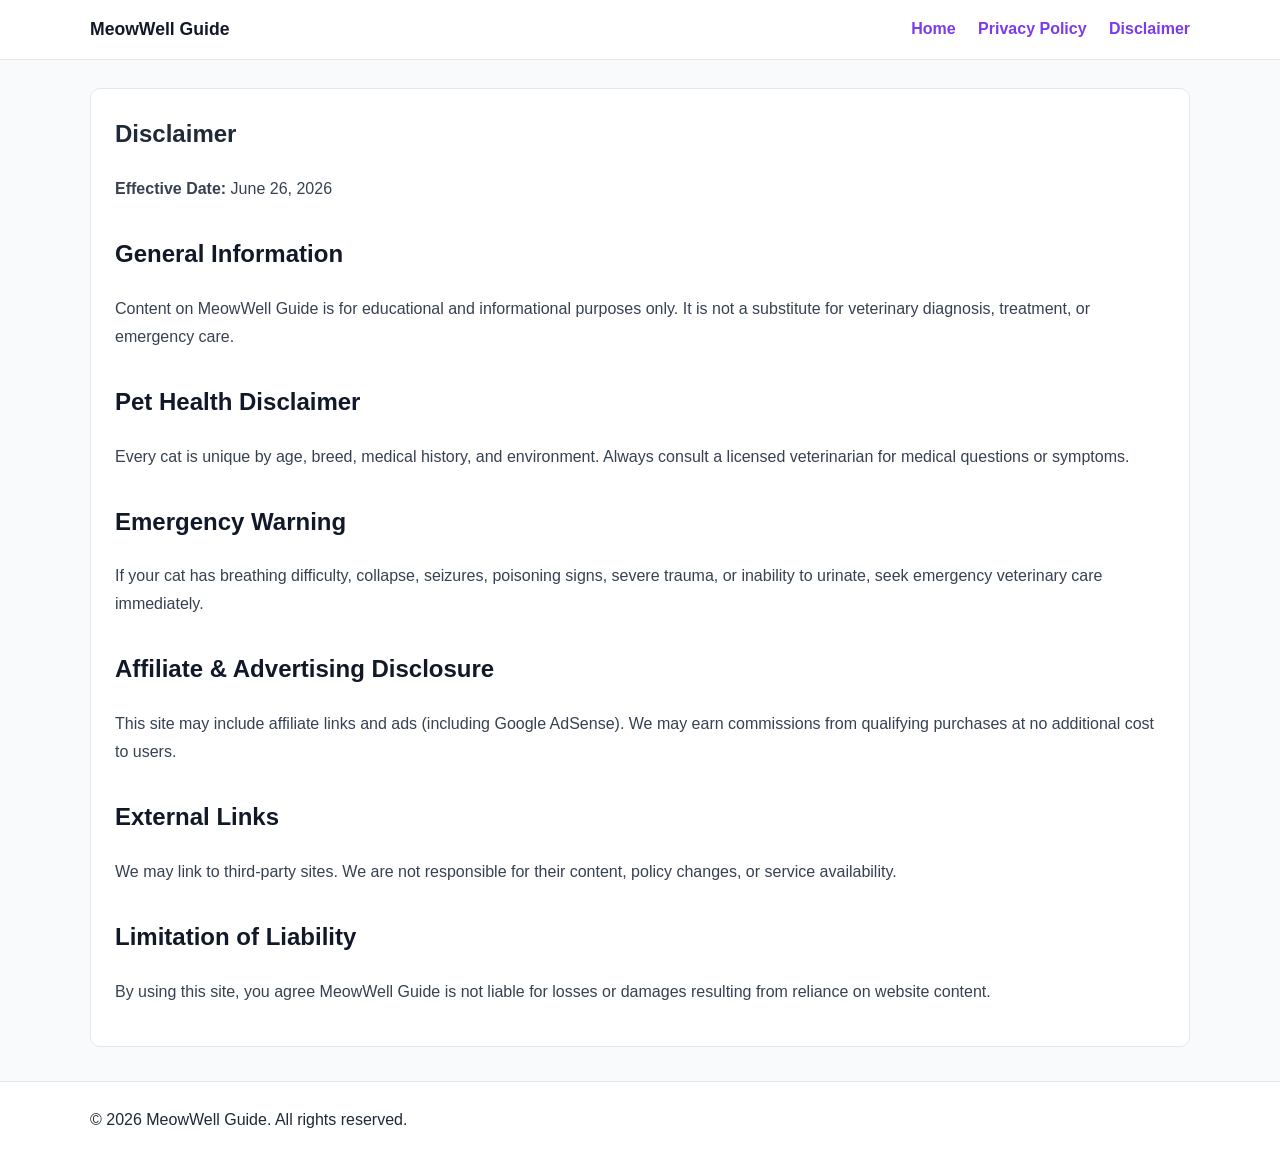
<file: public/disclaimer.html>
<!DOCTYPE html>
<html lang="en">
<head>
  <meta charset="UTF-8" />
  <meta name="viewport" content="width=device-width, initial-scale=1.0" />
  <title>Disclaimer | MeowWell Guide</title>
  <meta name="description" content="Disclaimer for MeowWell Guide." />
  <meta name="robots" content="index, follow" />
  <link rel="canonical" href="https://example.com/disclaimer.html" />
  <link rel="stylesheet" href="style.css" />
</head>
<body>
<header class="site-header">
  <div class="container nav-wrap">
    <a href="index.html" class="logo">MeowWell Guide</a>
    <nav aria-label="Main navigation">
      <a href="index.html">Home</a>
      <a href="privacy-policy.html">Privacy Policy</a>
      <a href="disclaimer.html">Disclaimer</a>
    </nav>
  </div>
</header>

<main class="container">
  <article class="page">
    <h1>Disclaimer</h1>
    <p><strong>Effective Date:</strong> June 26, 2026</p>

    <h2>General Information</h2>
    <p>
      Content on MeowWell Guide is for educational and informational purposes only.
      It is not a substitute for veterinary diagnosis, treatment, or emergency care.
    </p>

    <h2>Pet Health Disclaimer</h2>
    <p>
      Every cat is unique by age, breed, medical history, and environment.
      Always consult a licensed veterinarian for medical questions or symptoms.
    </p>

    <h2>Emergency Warning</h2>
    <p>
      If your cat has breathing difficulty, collapse, seizures, poisoning signs,
      severe trauma, or inability to urinate, seek emergency veterinary care immediately.
    </p>

    <h2>Affiliate & Advertising Disclosure</h2>
    <p>
      This site may include affiliate links and ads (including Google AdSense).
      We may earn commissions from qualifying purchases at no additional cost to users.
    </p>

    <h2>External Links</h2>
    <p>
      We may link to third-party sites. We are not responsible for their content,
      policy changes, or service availability.
    </p>

    <h2>Limitation of Liability</h2>
    <p>
      By using this site, you agree MeowWell Guide is not liable for losses or damages
      resulting from reliance on website content.
    </p>
  </article>
</main>

<footer class="site-footer">
  <div class="container">
    <p>© 2026 MeowWell Guide. All rights reserved.</p>
  </div>
</footer>
</body>
</html>
</file>
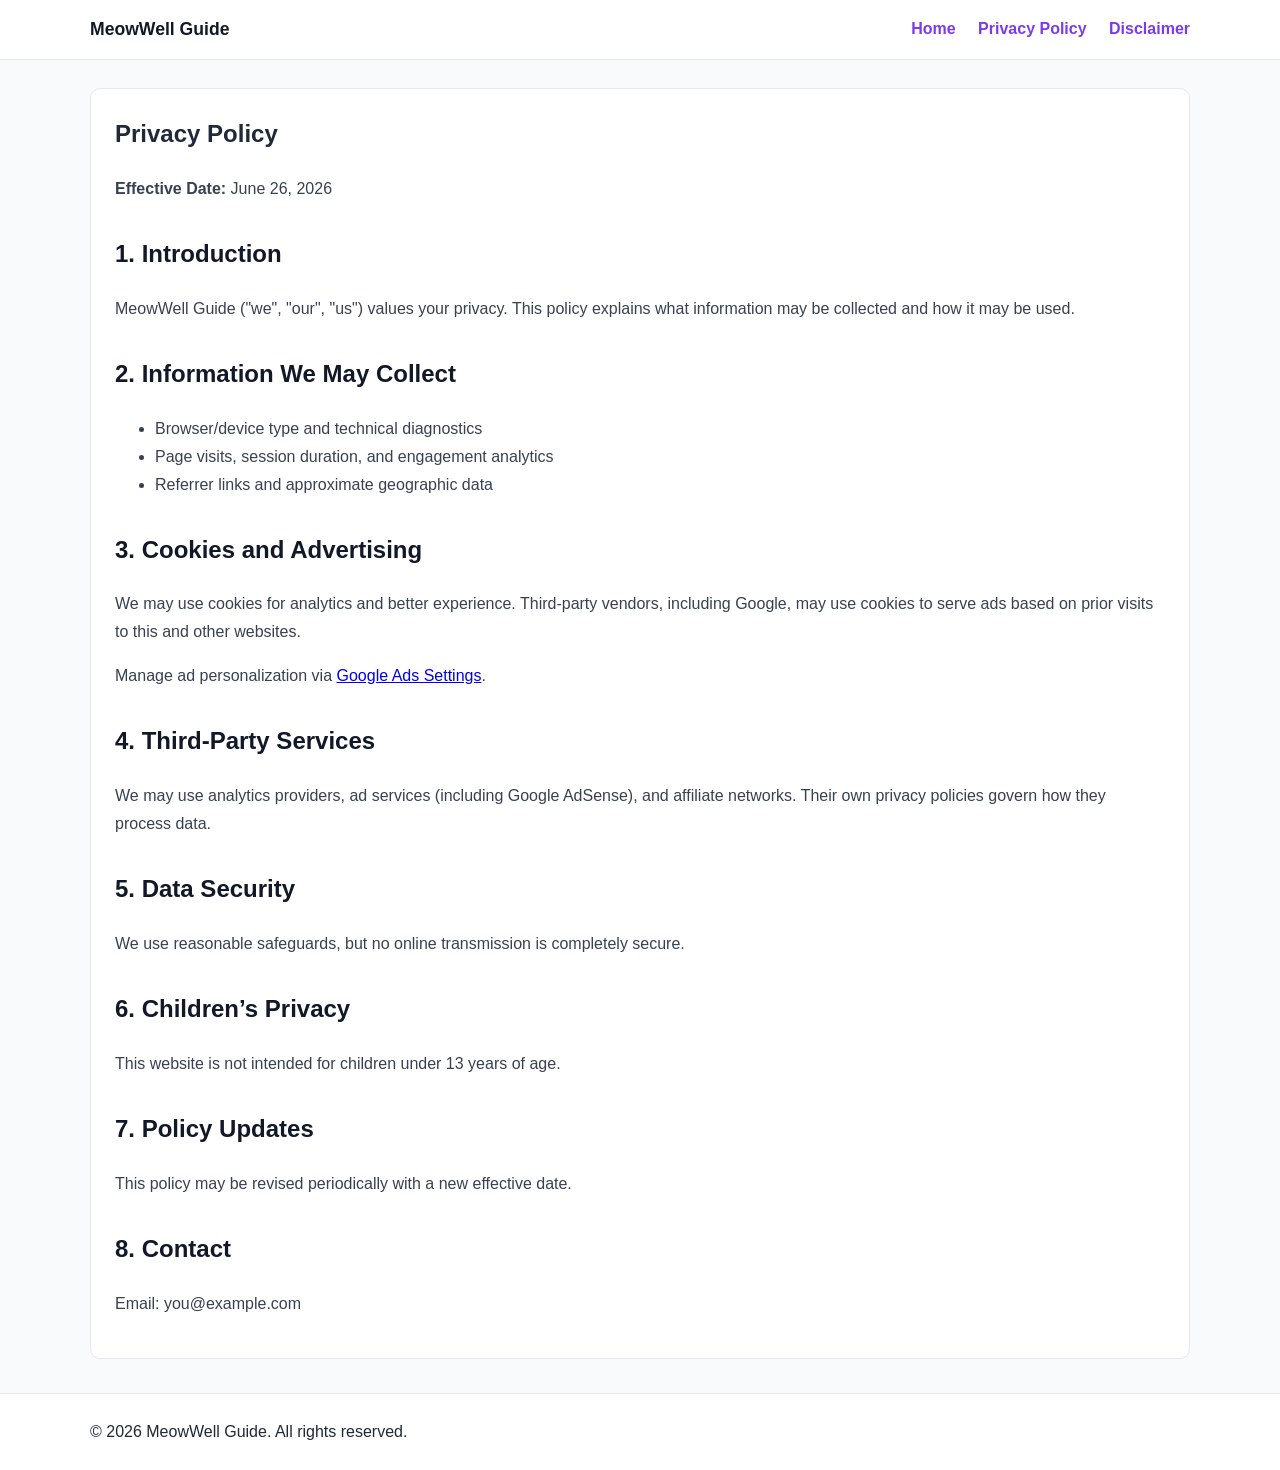
<file: public/privacy-policy.html>
<!DOCTYPE html>
<html lang="en">
<head>
  <meta charset="UTF-8" />
  <meta name="viewport" content="width=device-width, initial-scale=1.0" />
  <title>Privacy Policy | MeowWell Guide</title>
  <meta name="description" content="Privacy Policy for MeowWell Guide." />
  <meta name="robots" content="index, follow" />
  <link rel="canonical" href="https://example.com/privacy-policy.html" />
  <link rel="stylesheet" href="style.css" />
</head>
<body>
<header class="site-header">
  <div class="container nav-wrap">
    <a href="index.html" class="logo">MeowWell Guide</a>
    <nav aria-label="Main navigation">
      <a href="index.html">Home</a>
      <a href="privacy-policy.html">Privacy Policy</a>
      <a href="disclaimer.html">Disclaimer</a>
    </nav>
  </div>
</header>

<main class="container">
  <article class="page">
    <h1>Privacy Policy</h1>
    <p><strong>Effective Date:</strong> June 26, 2026</p>

    <h2>1. Introduction</h2>
    <p>
      MeowWell Guide ("we", "our", "us") values your privacy.
      This policy explains what information may be collected and how it may be used.
    </p>

    <h2>2. Information We May Collect</h2>
    <ul>
      <li>Browser/device type and technical diagnostics</li>
      <li>Page visits, session duration, and engagement analytics</li>
      <li>Referrer links and approximate geographic data</li>
    </ul>

    <h2>3. Cookies and Advertising</h2>
    <p>
      We may use cookies for analytics and better experience. Third-party vendors, including Google,
      may use cookies to serve ads based on prior visits to this and other websites.
    </p>
    <p>
      Manage ad personalization via
      <a href="https://www.google.com/settings/ads" target="_blank" rel="nofollow noopener">Google Ads Settings</a>.
    </p>

    <h2>4. Third-Party Services</h2>
    <p>
      We may use analytics providers, ad services (including Google AdSense), and affiliate networks.
      Their own privacy policies govern how they process data.
    </p>

    <h2>5. Data Security</h2>
    <p>We use reasonable safeguards, but no online transmission is completely secure.</p>

    <h2>6. Children’s Privacy</h2>
    <p>This website is not intended for children under 13 years of age.</p>

    <h2>7. Policy Updates</h2>
    <p>This policy may be revised periodically with a new effective date.</p>

    <h2>8. Contact</h2>
    <p>Email: you@example.com</p>
  </article>
</main>

<footer class="site-footer">
  <div class="container">
    <p>© 2026 MeowWell Guide. All rights reserved.</p>
  </div>
</footer>
</body>
</html>
</file>
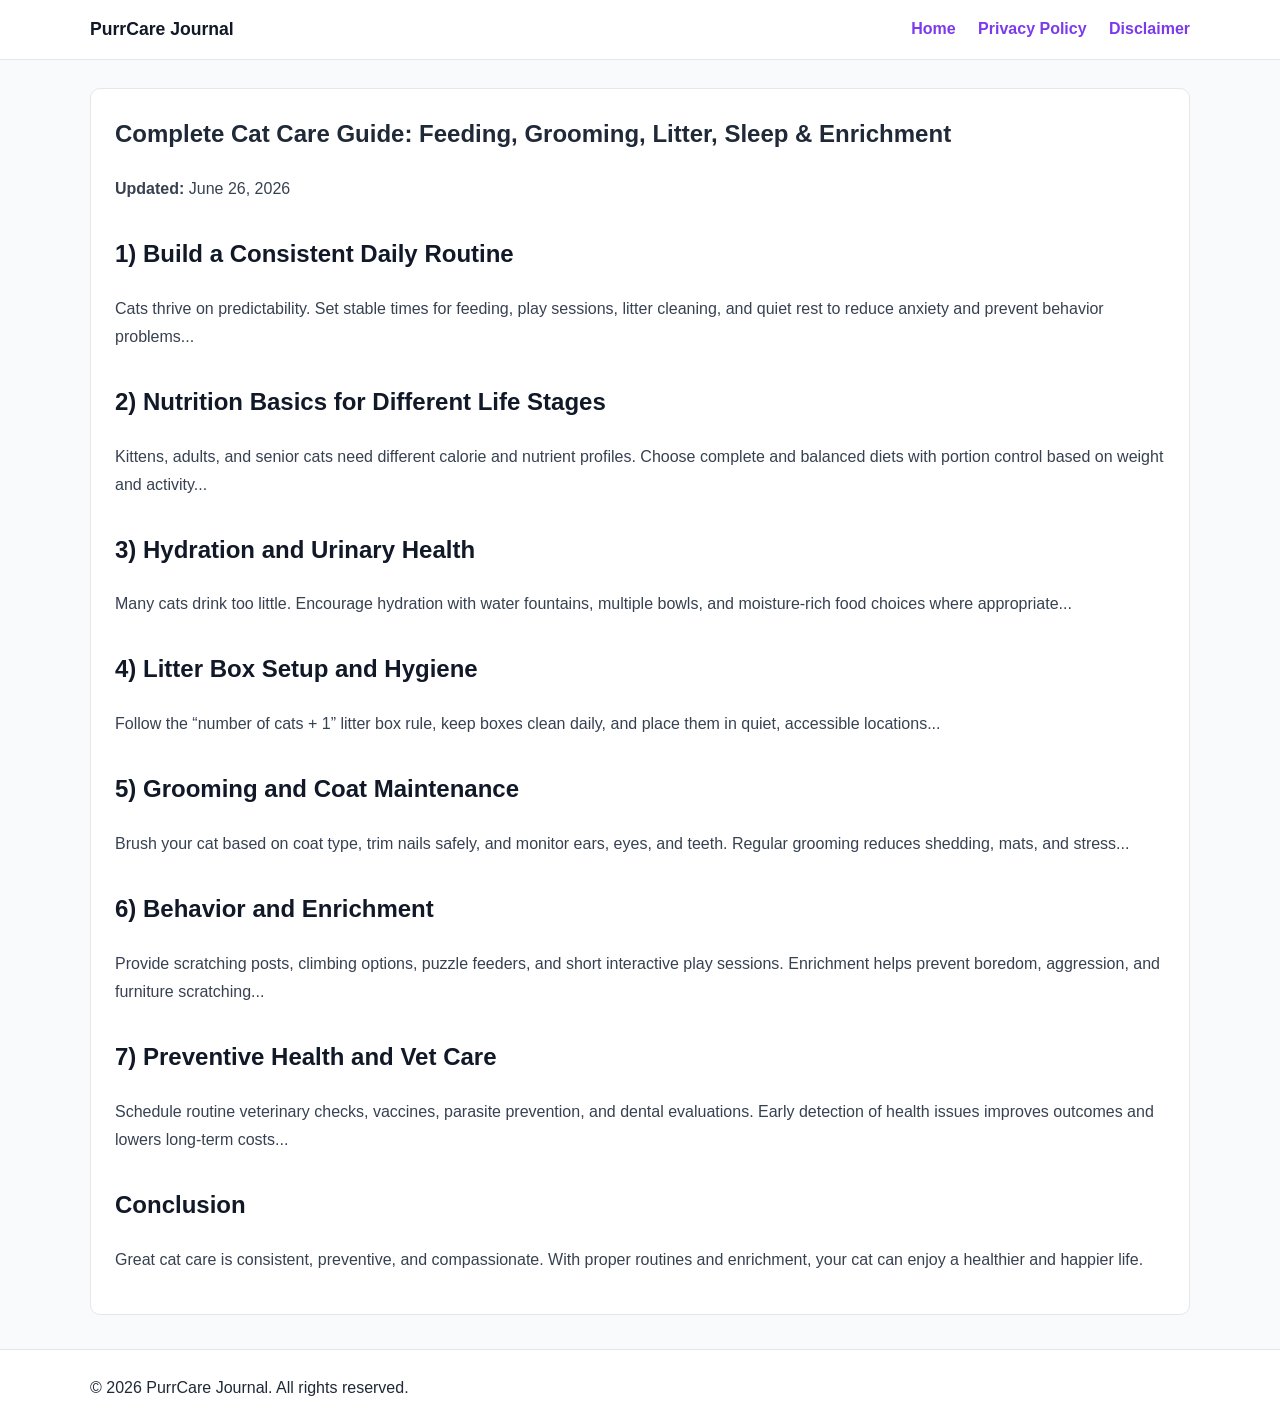
<file: public/articles/cat-care-complete-guide.html>
<!DOCTYPE html>
<html lang="en">
<head>
  <meta charset="UTF-8" />
  <meta name="viewport" content="width=device-width, initial-scale=1.0" />
  <title>Complete Cat Care Guide | PurrCare Journal</title>
  <meta name="description" content="A complete long-form cat care guide covering feeding, grooming, litter habits, health basics, behavior support, and indoor enrichment." />
  <meta name="robots" content="index, follow" />
  <link rel="canonical" href="https://example.com/articles/cat-care-complete-guide.html" />
  <link rel="stylesheet" href="../style.css" />
</head>
<body>
<header class="site-header">
  <div class="container nav-wrap">
    <a href="../index.html" class="logo">PurrCare Journal</a>
    <nav aria-label="Main navigation">
      <a href="../index.html">Home</a>
      <a href="../privacy-policy.html">Privacy Policy</a>
      <a href="../disclaimer.html">Disclaimer</a>
    </nav>
  </div>
</header>

<main class="container">
  <article class="page">
    <h1>Complete Cat Care Guide: Feeding, Grooming, Litter, Sleep & Enrichment</h1>
    <p><strong>Updated:</strong> June 26, 2026</p>

    <h2>1) Build a Consistent Daily Routine</h2>
    <p>
      Cats thrive on predictability. Set stable times for feeding, play sessions, litter cleaning,
      and quiet rest to reduce anxiety and prevent behavior problems...
    </p>

    <h2>2) Nutrition Basics for Different Life Stages</h2>
    <p>
      Kittens, adults, and senior cats need different calorie and nutrient profiles.
      Choose complete and balanced diets with portion control based on weight and activity...
    </p>

    <h2>3) Hydration and Urinary Health</h2>
    <p>
      Many cats drink too little. Encourage hydration with water fountains, multiple bowls,
      and moisture-rich food choices where appropriate...
    </p>

    <h2>4) Litter Box Setup and Hygiene</h2>
    <p>
      Follow the “number of cats + 1” litter box rule, keep boxes clean daily,
      and place them in quiet, accessible locations...
    </p>

    <h2>5) Grooming and Coat Maintenance</h2>
    <p>
      Brush your cat based on coat type, trim nails safely, and monitor ears, eyes, and teeth.
      Regular grooming reduces shedding, mats, and stress...
    </p>

    <h2>6) Behavior and Enrichment</h2>
    <p>
      Provide scratching posts, climbing options, puzzle feeders, and short interactive play sessions.
      Enrichment helps prevent boredom, aggression, and furniture scratching...
    </p>

    <h2>7) Preventive Health and Vet Care</h2>
    <p>
      Schedule routine veterinary checks, vaccines, parasite prevention, and dental evaluations.
      Early detection of health issues improves outcomes and lowers long-term costs...
    </p>

    <h2>Conclusion</h2>
    <p>
      Great cat care is consistent, preventive, and compassionate.
      With proper routines and enrichment, your cat can enjoy a healthier and happier life.
    </p>
  </article>
</main>

<footer class="site-footer">
  <div class="container">
    <p>© 2026 PurrCare Journal. All rights reserved.</p>
  </div>
</footer>
</body>
</html>
</file>
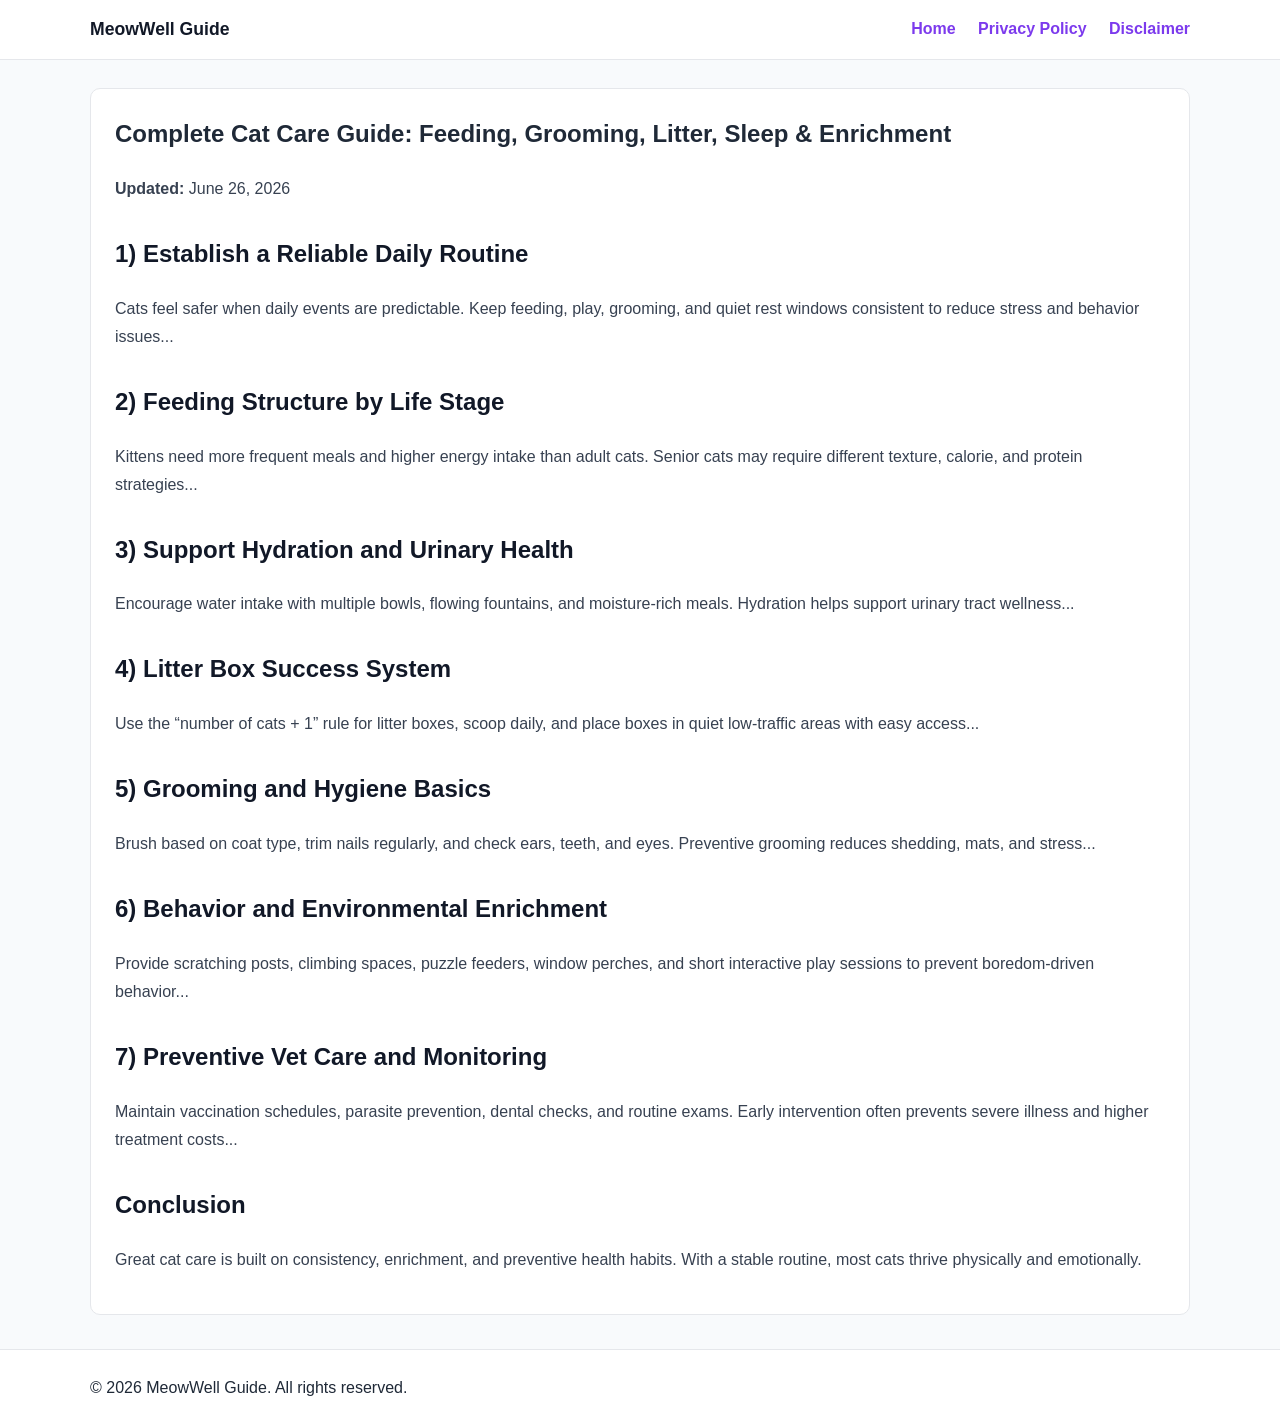
<file: public/articles/complete-cat-care-guide.html>
<!DOCTYPE html>
<html lang="en">
<head>
  <meta charset="UTF-8" />
  <meta name="viewport" content="width=device-width, initial-scale=1.0" />
  <title>Complete Cat Care Guide | MeowWell Guide</title>
  <meta name="description" content="A complete long-form cat care guide covering feeding, hydration, grooming, litter setup, behavior support, enrichment, and preventive wellness." />
  <meta name="robots" content="index, follow" />
  <link rel="canonical" href="https://example.com/articles/complete-cat-care-guide.html" />
  <link rel="stylesheet" href="../style.css" />
</head>
<body>
<header class="site-header">
  <div class="container nav-wrap">
    <a href="../index.html" class="logo">MeowWell Guide</a>
    <nav aria-label="Main navigation">
      <a href="../index.html">Home</a>
      <a href="../privacy-policy.html">Privacy Policy</a>
      <a href="../disclaimer.html">Disclaimer</a>
    </nav>
  </div>
</header>

<main class="container">
  <article class="page">
    <h1>Complete Cat Care Guide: Feeding, Grooming, Litter, Sleep & Enrichment</h1>
    <p><strong>Updated:</strong> June 26, 2026</p>

    <h2>1) Establish a Reliable Daily Routine</h2>
    <p>
      Cats feel safer when daily events are predictable. Keep feeding, play, grooming,
      and quiet rest windows consistent to reduce stress and behavior issues...
    </p>

    <h2>2) Feeding Structure by Life Stage</h2>
    <p>
      Kittens need more frequent meals and higher energy intake than adult cats.
      Senior cats may require different texture, calorie, and protein strategies...
    </p>

    <h2>3) Support Hydration and Urinary Health</h2>
    <p>
      Encourage water intake with multiple bowls, flowing fountains, and moisture-rich meals.
      Hydration helps support urinary tract wellness...
    </p>

    <h2>4) Litter Box Success System</h2>
    <p>
      Use the “number of cats + 1” rule for litter boxes, scoop daily, and place boxes
      in quiet low-traffic areas with easy access...
    </p>

    <h2>5) Grooming and Hygiene Basics</h2>
    <p>
      Brush based on coat type, trim nails regularly, and check ears, teeth, and eyes.
      Preventive grooming reduces shedding, mats, and stress...
    </p>

    <h2>6) Behavior and Environmental Enrichment</h2>
    <p>
      Provide scratching posts, climbing spaces, puzzle feeders, window perches,
      and short interactive play sessions to prevent boredom-driven behavior...
    </p>

    <h2>7) Preventive Vet Care and Monitoring</h2>
    <p>
      Maintain vaccination schedules, parasite prevention, dental checks, and routine exams.
      Early intervention often prevents severe illness and higher treatment costs...
    </p>

    <h2>Conclusion</h2>
    <p>
      Great cat care is built on consistency, enrichment, and preventive health habits.
      With a stable routine, most cats thrive physically and emotionally.
    </p>
  </article>
</main>

<footer class="site-footer">
  <div class="container">
    <p>© 2026 MeowWell Guide. All rights reserved.</p>
  </div>
</footer>
</body>
</html>
</file>
<file: public/style.css>
:root{
  --bg:#f8fafc;
  --surface:#ffffff;
  --text:#1f2937;
  --muted:#6b7280;
  --accent:#7c3aed;
  --border:#e5e7eb;
}
*{box-sizing:border-box}
html,body{margin:0;padding:0}
body{
  font-family:Arial, Helvetica, sans-serif;
  color:var(--text);
  background:var(--bg);
  line-height:1.75;
}
.container{width:min(1100px,92%);margin:0 auto}
.site-header{
  background:#fff;
  border-bottom:1px solid var(--border);
}
.nav-wrap{
  display:flex;
  align-items:center;
  justify-content:space-between;
  padding:14px 0;
}
.logo{
  text-decoration:none;
  color:#111827;
  font-weight:700;
  font-size:1.1rem;
}
nav a{
  text-decoration:none;
  color:var(--accent);
  margin-left:18px;
  font-weight:600;
}
nav a:hover{text-decoration:underline}
.hero{padding:34px 0 8px}
.hero h1{margin:0 0 10px;line-height:1.2}
.hero p{margin:0;color:var(--muted)}
h2{margin-top:30px}
.grid{
  display:grid;
  grid-template-columns:repeat(auto-fit,minmax(260px,1fr));
  gap:16px;
}
.card{
  background:var(--surface);
  border:1px solid var(--border);
  border-radius:10px;
  padding:16px;
}
.card h3{margin-top:0;line-height:1.35}
.card a{color:#111827;text-decoration:none}
.card a:hover{color:var(--accent);text-decoration:underline}
.card p{color:var(--muted)}
.info-box ul{
  background:#fff;
  border:1px solid var(--border);
  border-radius:10px;
  padding:16px 24px;
}
.page{
  margin-top:28px;
  background:#fff;
  border:1px solid var(--border);
  border-radius:10px;
  padding:24px;
}
.page h1{margin-top:0}
.page p,.page li{color:#374151}
.page h2{color:#111827}
.site-footer{
  margin-top:34px;
  border-top:1px solid var(--border);
  background:#fff;
}
.site-footer .container{padding:18px 0}
.site-footer p{margin:6px 0}
.site-footer a{color:var(--accent);text-decoration:none}
.site-footer a:hover{text-decoration:underline}
</file>
